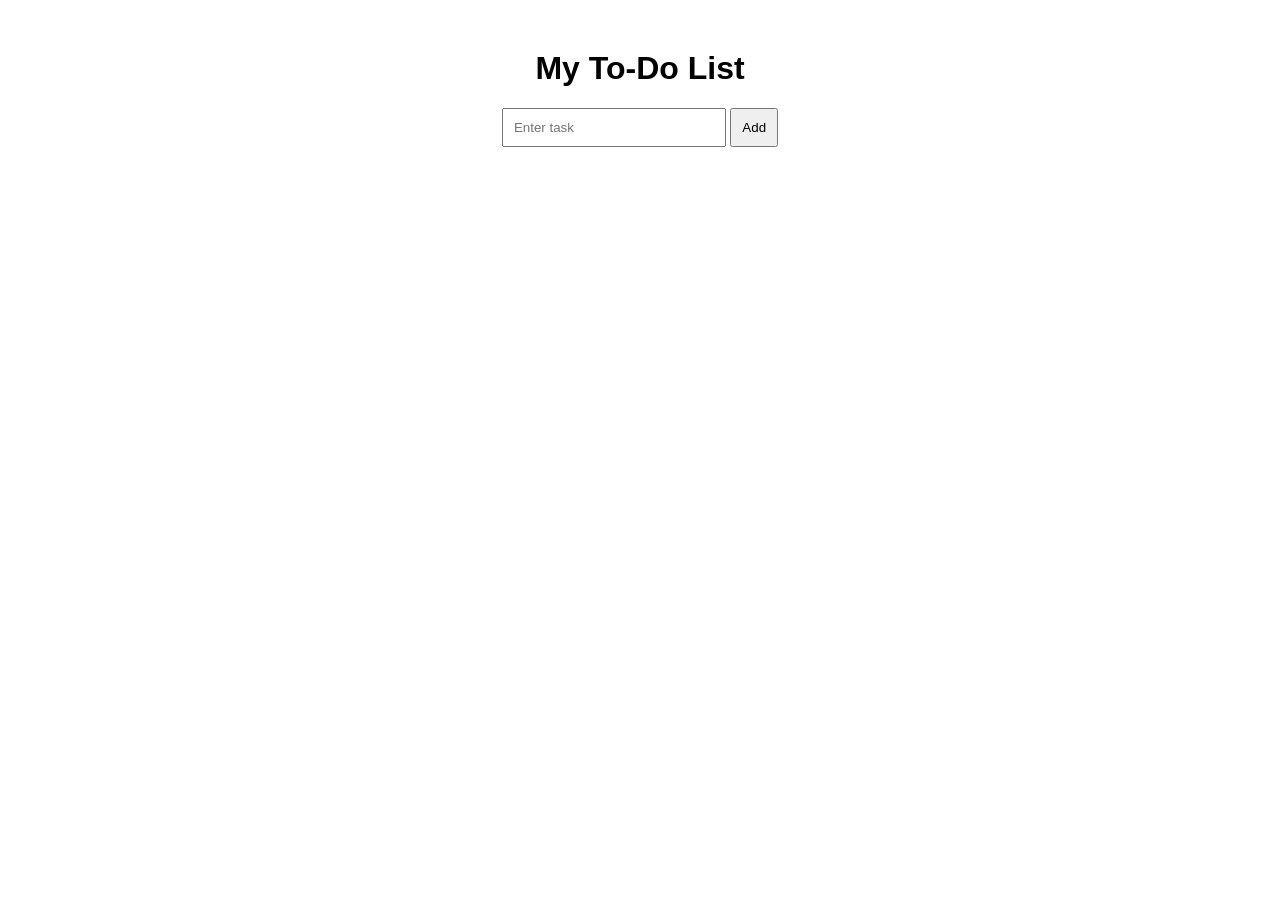
<file: index.html>
<!DOCTYPE html>
<html>
<head>
    <title>To-Do List</title>
    <link rel="stylesheet" href="sty.css">
</head>
<body>

    <h1>My To-Do List</h1>

    <input type="text" id="taskInput" placeholder="Enter task">
    <button onclick="addTask()">Add</button>

    <ul id="taskList"></ul>

    <script src="scr.js"></script>

</body>
</html>
</file>
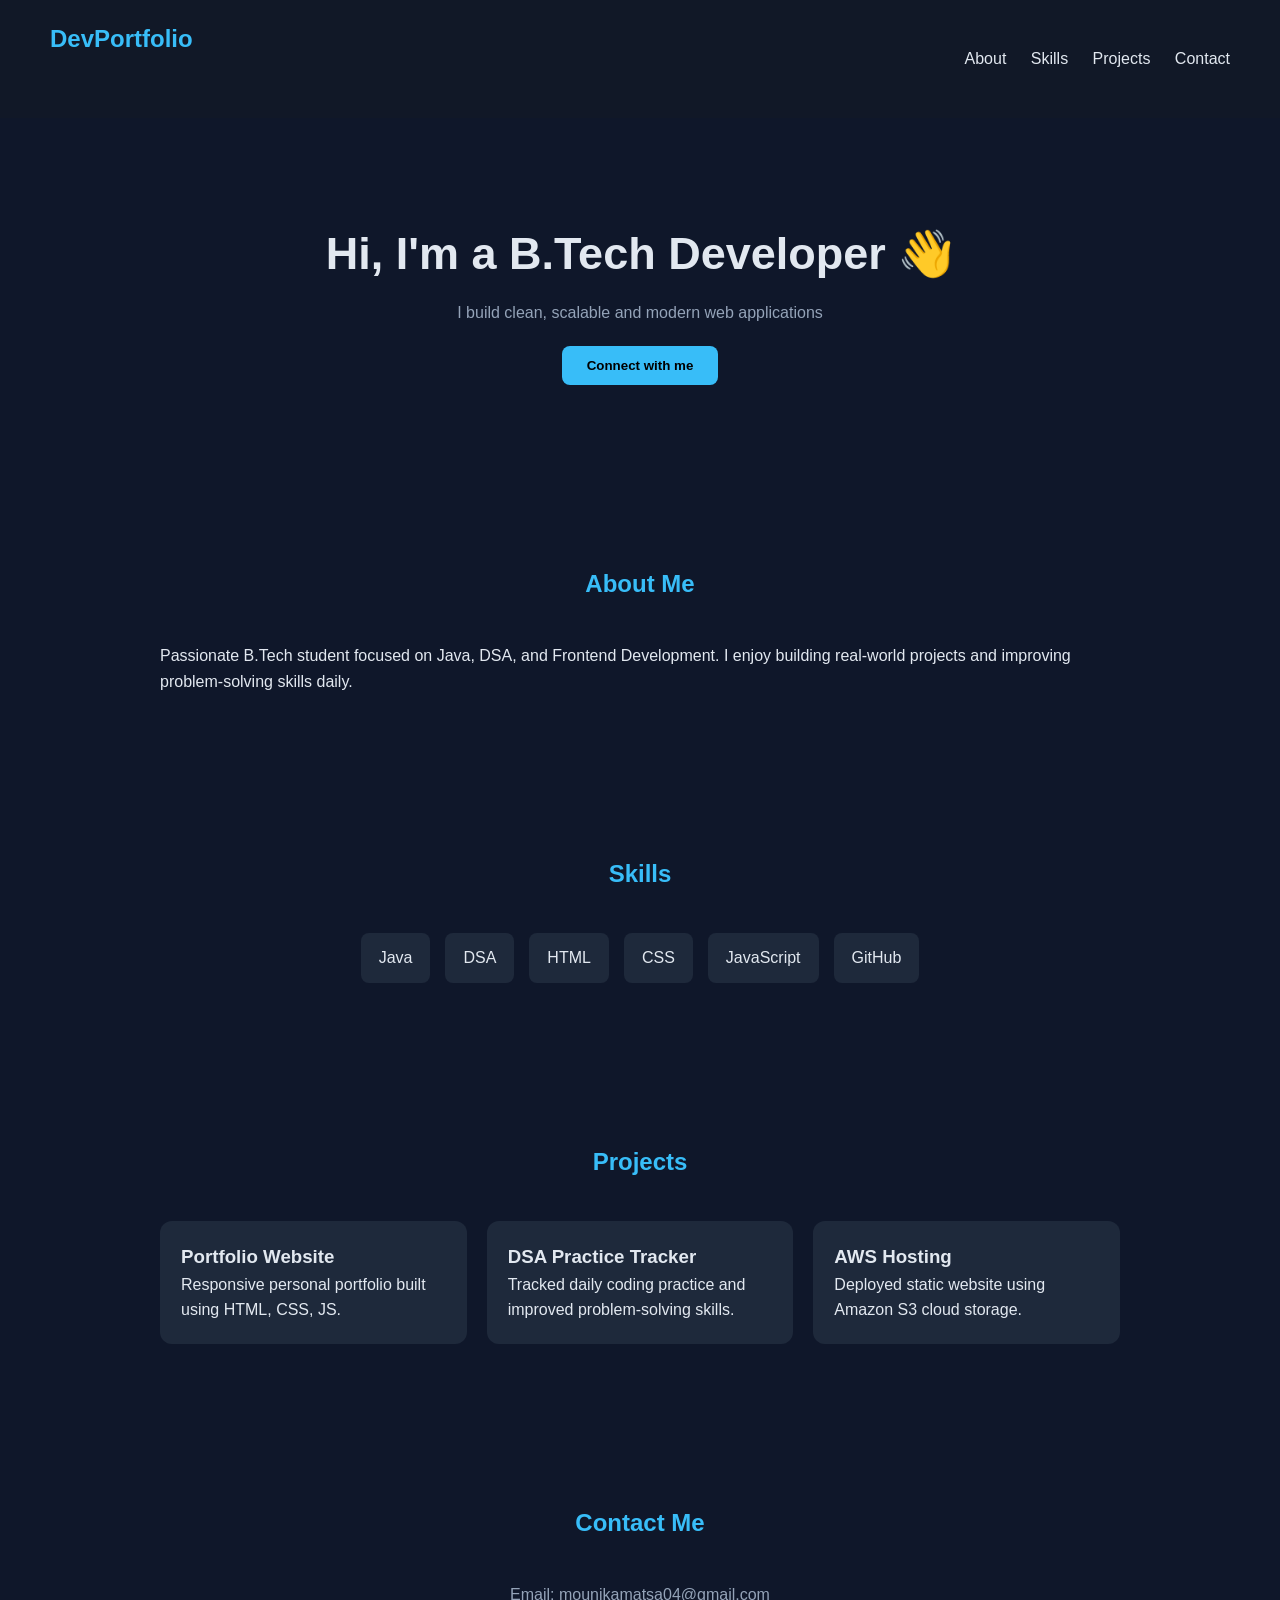
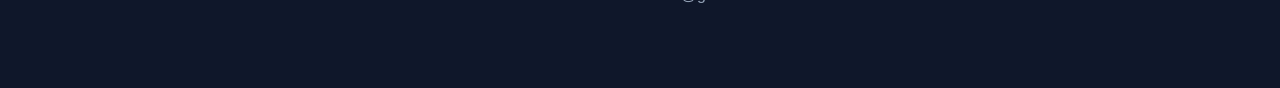
<file: portfolio.html>
<!DOCTYPE html>
<html lang="en">
<head>
    <meta charset="UTF-8">
    <meta name="viewport" content="width=device-width, initial-scale=1.0">
    <title>Developer Portfolio</title>
    <link rel="stylesheet" href="style.css">
</head>

<body>

<header>
    <h2 class="logo">DevPortfolio</h2>

    <nav>
        <a href="#about">About</a>
        <a href="#skills">Skills</a>
        <a href="#projects">Projects</a>
        <a href="#contact">Contact</a>
    </nav>
</header>

<!-- HERO -->
<section class="hero">
    <h1>Hi, I'm a B.Tech Developer 👋</h1>
    <p>I build clean, scalable and modern web applications</p>
    <button onclick="showMessage()">Connect with me</button>
</section>

<!-- ABOUT -->
<section id="about">
    <h2>About Me</h2>
    <p>
        Passionate B.Tech student focused on Java, DSA, and Frontend Development.
        I enjoy building real-world projects and improving problem-solving skills daily.
    </p>
</section>

<!-- SKILLS -->
<section id="skills">
    <h2>Skills</h2>

    <div class="grid">
        <div class="skill">Java</div>
        <div class="skill">DSA</div>
        <div class="skill">HTML</div>
        <div class="skill">CSS</div>
        <div class="skill">JavaScript</div>
        <div class="skill">GitHub</div>
    </div>
</section>

<!-- PROJECTS -->
<section id="projects">
    <h2>Projects</h2>

    <div class="project-grid">

        <div class="card">
            <h3>Portfolio Website</h3>
            <p>Responsive personal portfolio built using HTML, CSS, JS.</p>
        </div>

        <div class="card">
            <h3>DSA Practice Tracker</h3>
            <p>Tracked daily coding practice and improved problem-solving skills.</p>
        </div>

        <div class="card">
            <h3>AWS Hosting</h3>
            <p>Deployed static website using Amazon S3 cloud storage.</p>
        </div>

    </div>
</section>

<!-- CONTACT -->
<section id="contact">
    <h2>Contact Me</h2>
    <p>Email: mounikamatsa04@gmail.com</p>
</section>

<script src="script.js"></script>

</body>
</html>
</file>
<file: sty.css>
body {
    font-family: Arial;
    text-align: center;
    margin-top: 50px;
}

input {
    padding: 10px;
    width: 200px;
}

button {
    padding: 10px;
    cursor: pointer;
}

li {
    list-style: none;
    margin: 10px;
    font-size: 18px;
}
</file>
<file: style.css>
/* RESET */
* {
    margin: 0;
    padding: 0;
    box-sizing: border-box;
    font-family: 'Segoe UI', sans-serif;
}

/* BACKGROUND */
body {
    background: #0f172a;
    color: #e2e8f0;
    line-height: 1.6;
}

/* HEADER */
header {
    display: flex;
    justify-content: space-between;
    align-items: center;
    padding: 20px 50px;
    background: #111827;
    position: sticky;
    top: 0;
}

.logo {
    color: #38bdf8;
    font-weight: bold;
}

nav a {
    color: #e2e8f0;
    margin-left: 20px;
    text-decoration: none;
    transition: 0.3s;
}

nav a:hover {
    color: #38bdf8;
}

/* HERO */
.hero {
    text-align: center;
    padding: 100px 20px;
}

.hero h1 {
    font-size: 45px;
}

.hero p {
    margin-top: 10px;
    color: #94a3b8;
}

.hero button {
    margin-top: 20px;
    padding: 12px 25px;
    border: none;
    background: #38bdf8;
    color: black;
    font-weight: bold;
    border-radius: 8px;
    cursor: pointer;
    transition: 0.3s;
}

.hero button:hover {
    transform: scale(1.05);
}

/* SECTIONS */
section {
    padding: 80px 20px;
    max-width: 1000px;
    margin: auto;
}

h2 {
    text-align: center;
    margin-bottom: 40px;
    color: #38bdf8;
}

/* SKILLS GRID */
.grid {
    display: flex;
    flex-wrap: wrap;
    justify-content: center;
    gap: 15px;
}

.skill {
    background: #1e293b;
    padding: 12px 18px;
    border-radius: 8px;
    transition: 0.3s;
}

.skill:hover {
    background: #38bdf8;
    color: black;
}

/* PROJECT GRID */
.project-grid {
    display: grid;
    grid-template-columns: repeat(auto-fit, minmax(250px, 1fr));
    gap: 20px;
}

.card {
    background: #1e293b;
    padding: 20px;
    border-radius: 12px;
    transition: 0.3s;
    border: 1px solid transparent;
}

.card:hover {
    transform: translateY(-8px);
    border: 1px solid #38bdf8;
}

/* CONTACT */
#contact {
    text-align: center;
    color: #94a3b8;
}

/* RESPONSIVE */
@media (max-width: 600px) {
    header {
        flex-direction: column;
        gap: 10px;
    }

    .hero h1 {
        font-size: 30px;
    }
}
</file>
